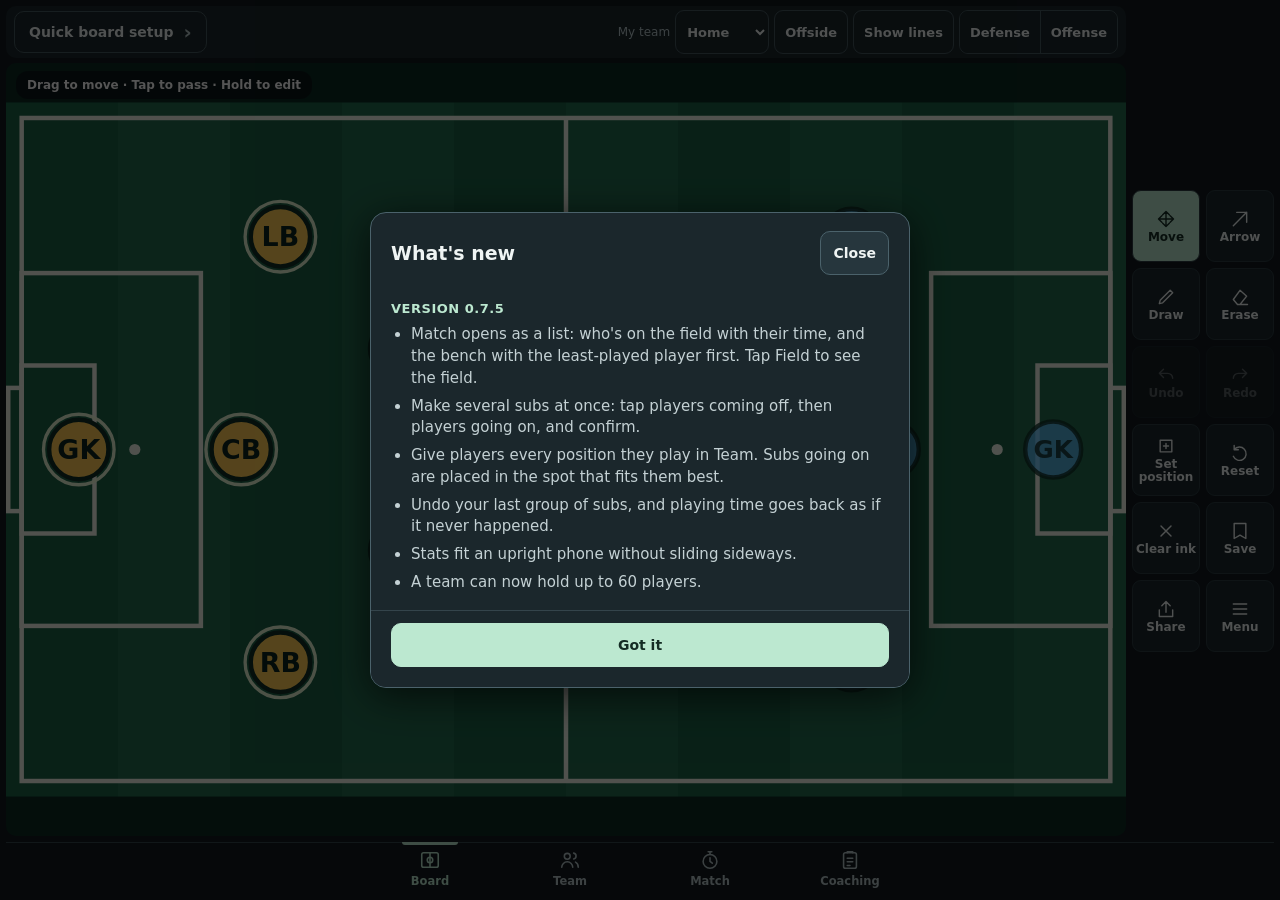
<file: index.html>
<!doctype html>
<html lang="en">
<head>
  <meta charset="utf-8">
  <meta name="viewport" content="width=device-width,initial-scale=1,viewport-fit=cover,user-scalable=no">
  <meta name="theme-color" content="#0b2a22">
  <meta name="apple-mobile-web-app-capable" content="yes">
  <meta name="mobile-web-app-capable" content="yes">
  <meta name="apple-mobile-web-app-status-bar-style" content="black-translucent">
  <meta name="apple-mobile-web-app-title" content="Sideline">
  <link rel="manifest" href="./manifest.webmanifest">
  <link rel="apple-touch-icon" href="./icons/icon-192.png">
  <link rel="stylesheet" href="./styles.css">
  <title>Sideline</title>
</head>
<body>
<div id="app">
<section id="board-view" class="board-workspace" role="tabpanel" aria-labelledby="tab-board">
  <div class="board-content">
    <div class="board-toolbar">
    <button id="board-setup" aria-haspopup="dialog">Quick board setup</button>
    <div class="shape-controls" aria-label="Team and line controls">
      <label class="shape-team"><span>My team</span><select id="board-teaching-team" aria-label="My team"><option value="home">Home</option><option value="away">Away</option></select></label>
      <button type="button" id="show-offside" aria-pressed="false" title="Shade each offside zone and mark offside attackers">Offside</button>
      <button type="button" id="show-lines" aria-pressed="false">Show lines</button>
      <div class="shape-modes" role="group" aria-label="Line style">
        <button type="button" id="lines-defense" aria-pressed="false">Defense</button>
        <button type="button" id="lines-offense" aria-pressed="false">Offense</button>
      </div>
    </div>

    </div>
  <div class="pitch-with-bench">
  <main class="board-frame">
    <canvas id="board" aria-label="Interactive soccer tactics field"></canvas>
    <div id="message" class="toast" role="status" aria-live="polite"></div>
    <div id="arrow-style" class="floating-tools" hidden aria-label="Arrow style"><button id="arrow-pass" class="on" aria-pressed="true">→ Pass</button><button id="arrow-run" aria-pressed="false">⇢ Run</button></div>
    <div id="activity-controls" class="lesson-cue" hidden><div class="lesson-controls"><details id="active-lesson"><summary id="active-lesson-title"></summary><p id="active-lesson-cue"></p><p id="active-lesson-question"></p><button id="active-lesson-source">How to play &amp; source</button></details><button type="button" id="default-field" class="accent" title="Start a fresh field in the current format. Undo brings the activity back.">Default field</button></div></div>
  </main></div>
  </div>

  <nav class="rail" aria-label="Board controls">
    <button data-mode="move" class="active"><i aria-hidden="true"><svg viewBox="0 0 24 24" fill="none" stroke="currentColor" stroke-width="1.7" stroke-linecap="round" stroke-linejoin="round"><path d="M12 3v18M3 12h18M8 7l4-4 4 4M7 8l-4 4 4 4M8 17l4 4 4-4M17 8l4 4-4 4"/></svg></i><span>Move</span></button>
    <button data-mode="arrow"><i aria-hidden="true"><svg viewBox="0 0 24 24" fill="none" stroke="currentColor" stroke-width="1.7" stroke-linecap="round" stroke-linejoin="round"><path d="M4 20L20 4M8 4h12v12"/></svg></i><span>Arrow</span></button>
    <button data-mode="pen"><i aria-hidden="true"><svg viewBox="0 0 24 24" fill="none" stroke="currentColor" stroke-width="1.7" stroke-linecap="round" stroke-linejoin="round"><path d="M4 20l4-1L20 7l-3-3L5 16z"/></svg></i><span>Draw</span></button>
    <button data-mode="erase"><i aria-hidden="true"><svg viewBox="0 0 24 24" fill="none" stroke="currentColor" stroke-width="1.7" stroke-linecap="round" stroke-linejoin="round"><path d="M4 15l8-11 8 7-8 10H9zM12 21h9"/></svg></i><span>Erase</span></button>
    <button id="undo"><i aria-hidden="true"><svg viewBox="0 0 24 24" fill="none" stroke="currentColor" stroke-width="1.7" stroke-linecap="round" stroke-linejoin="round"><path d="M9 5L4 10l5 5M4 10h10a6 6 0 0 1 6 6"/></svg></i><span>Undo</span></button>
    <button id="redo"><i aria-hidden="true"><svg viewBox="0 0 24 24" fill="none" stroke="currentColor" stroke-width="1.7" stroke-linecap="round" stroke-linejoin="round"><path d="M15 5l5 5-5 5M20 10H10a6 6 0 0 0-6 6"/></svg></i><span>Redo</span></button>
    <button id="capture" title="Demonstrate: save this setup and start moving players"><i aria-hidden="true"><svg viewBox="0 0 24 24" fill="none" stroke="currentColor" stroke-width="1.7" stroke-linecap="round" stroke-linejoin="round"><path d="M5 5h14v14H5zM9 12h6M12 9v6"/></svg></i><span>Set position</span></button>
    <button id="reset-start" title="Return to your saved start or the default positions"><i aria-hidden="true"><svg viewBox="0 0 24 24" fill="none" stroke="currentColor" stroke-width="1.7" stroke-linecap="round" stroke-linejoin="round"><path d="M5 8a8 8 0 1 1-1 8M5 3v5h5"/></svg></i><span>Reset</span></button>
    <button id="clear"><i aria-hidden="true"><svg viewBox="0 0 24 24" fill="none" stroke="currentColor" stroke-width="1.7" stroke-linecap="round" stroke-linejoin="round"><path d="M6 6l12 12M6 18L18 6"/></svg></i><span>Clear ink</span></button>
    <button id="save"><i aria-hidden="true"><svg viewBox="0 0 24 24" fill="none" stroke="currentColor" stroke-width="1.7" stroke-linecap="round" stroke-linejoin="round"><path d="M5 3h14v18l-7-4-7 4z"/></svg></i><span>Save</span></button>
    <button id="share" class="primary"><i aria-hidden="true"><svg viewBox="0 0 24 24" fill="none" stroke="currentColor" stroke-width="1.7" stroke-linecap="round" stroke-linejoin="round"><path d="M12 16V3M7 8l5-5 5 5M4 13v8h16v-8"/></svg></i><span>Share</span></button>
    <button id="menu"><i aria-hidden="true"><svg viewBox="0 0 24 24" fill="none" stroke="currentColor" stroke-width="1.7" stroke-linecap="round" stroke-linejoin="round"><path d="M4 6h16M4 12h16M4 18h16"/></svg></i><span>Menu</span></button>
  </nav>
</section>

<section id="match-view" class="workspace" role="tabpanel" aria-labelledby="tab-match" hidden>
  <div class="match-stage">
    <div id="match-strip" class="match-controls match-strip">
      <header class="page-heading"><div><p class="eyebrow">SIDELINE</p><h1 tabindex="-1">Match</h1><span id="match-phase" class="phase-pill">Not started</span><p id="match-context">Prepare a lineup in Team, then set up your match.</p></div></header>
      <div class="match-broadcast">
        <div class="broadcast-score"><span id="match-team-name" class="broadcast-team"></span><span id="match-score" aria-label="Score"></span><span id="match-opponent-name" class="broadcast-team"></span></div>
        <div class="match-status"><span id="match-clock" role="timer"></span><span id="match-stoppage"></span></div>
      </div>
        <div class="match-actions"><button id="open-match">Set up match</button><button id="match-toggle" hidden>Begin first half</button><button id="match-goal" hidden>Goal</button><button id="match-save" hidden>Save</button><button id="match-end" hidden>End of half</button><button id="match-details" hidden>Details</button></div>
        <p id="match-selection" role="status" aria-live="polite"></p>
      <div id="match-prereq" class="panel"><p id="match-prereq-text"></p><button data-open-tab="team">Open Team</button></div>
    </div>
    <div id="match-view-switch" class="match-view-switch" role="group" aria-label="Match view" hidden><button type="button" id="match-show-list" aria-pressed="true">List</button><button type="button" id="match-show-field" aria-pressed="false">Field</button></div>
    <div id="match-list" class="match-list" hidden></div>
    <div class="match-layout"><div class="match-pitch"><canvas id="match-pitch" aria-label="Match lineup: tap two players to swap positions or a player and substitute"></canvas></div><aside id="sideline" aria-label="Substitutes" hidden><strong>Subs</strong><p id="sub-hint" aria-live="polite">Tap a player, then a sub</p><div id="sideline-players"></div><button id="cancel-sub" hidden>Cancel</button><details id="field-player-picker"><summary>Select an on-field player</summary><div id="match-field-players"></div></details></aside></div>
  </div>
</section>

<section id="coaching-view" class="workspace" role="tabpanel" aria-labelledby="tab-coaching" hidden>
  <header class="page-heading"><div><p class="eyebrow">SIDELINE</p><h1 tabindex="-1">Coaching</h1><p>Positioning, passing and movement</p></div><span class="device-status" id="save-status" role="status">Opening local storage…</span></header>
  <div class="subnav" aria-label="Coaching collection"><button id="show-situations" class="on" aria-pressed="true">Situations</button><button id="show-playbook" aria-pressed="false">My playbook</button></div>
  <details class="panel teaching-aids"><summary>Teaching aids <span>Guides, view and visible players</span></summary>
    <div class="settings-grid"><label>Teaching team<select id="teaching-team"><option value="home">Home · attacks right / up</option><option value="away">Away · attacks left / down</option></select></label><label>Spacing guides<select id="guide-choice"><option value="none">None</option><option value="thirds">Field thirds</option><option value="lanes">Width channels</option></select></label><label>Field view<select id="view-choice"><option value="full">Full field</option><option value="attack">Attacking half</option><option value="defense">Defending half</option></select></label></div>
    <div class="button-row"><button id="show-all-players">Show all players</button><button id="hide-opponents">Hide opponents</button><button data-open-tab="board">Back to board</button></div><div id="visible-players" class="visibility-list"></div>
  </details>
  <div id="situations-panel">
    <div class="filter-row"><label>Ages in the lesson<select id="age-filter"><option value="all">All ages</option><option value="8-12">Ages 8–12</option><option value="u10">U-10</option></select></label><label>Topic<select id="topic-filter"><option value="all">All topics</option><option>Passing</option><option>Space</option><option>Decisions</option></select></label></div>
    <p class="section-caption" id="situation-count"></p><p class="quiet">FIFA youth activities. Boards keep each lesson&#39;s original group size.</p>
    <div id="situation-list" class="situation-grid"></div><p id="situation-empty" class="empty-state" hidden>No situations match these filters.</p>
  </div>
  <div id="playbook-panel" hidden><div class="filter-row"><label class="grow">Find a saved board<input id="playbook-search" type="search" placeholder="Name or activity"></label><button id="export-playbook">Export playbook</button><button class="import-file">Import file</button></div><p class="quiet">Your playbook is saved on this device. Export it to keep a backup somewhere else.</p><div id="playbook-list"></div><p id="playbook-empty" class="empty-state" hidden>Save a board to start your playbook.</p></div>
</section>

<section id="team-view" class="workspace" role="tabpanel" aria-labelledby="tab-team" hidden>
  <header class="page-heading"><div><p class="eyebrow">SIDELINE</p><h1 tabindex="-1">Team setup</h1><p>Prepare the lineup, then apply it to Board.</p></div><span class="device-status" id="team-status" role="status"></span></header>
  <div class="team-picker"><label class="grow">Your teams<select id="team-picker"></select></label><button id="team-stats" class="accent">Game &amp; season stats</button><button id="open-team-settings">Team settings</button><button id="new-team">New team</button><button id="delete-team">Delete team</button></div>
  <div class="subnav team-subnav"><button id="team-roster-tab" class="on" aria-pressed="true">Roster</button><button id="team-lineup-tab" aria-pressed="false">Lineup</button></div>
  <div class="team-columns panel"><section id="roster-panel" class="panel"><div class="section-heading"><h2>Roster <small id="roster-count"></small></h2><button id="add-player" class="accent">+ Add player</button></div><p class="quiet">Check the players available for this lineup. Anyone you leave unchecked stays on your roster.</p><div class="roster-actions"><button id="reset-availability">Everyone available</button></div><div id="roster-list"></div><p id="roster-empty" class="empty-state">Add your players to prepare a lineup.</p></section>
    <section id="lineup-panel" class="panel"><div class="section-heading"><h2>Lineup</h2><span id="lineup-count" class="quiet"></span></div><div class="saved-lineup-controls"><label>Saved lineup<select id="saved-lineups"></select></label><button id="save-lineup">Save lineup as...</button></div><canvas id="lineup-preview" width="1000" height="620" aria-label="Planned lineup preview"></canvas><div id="lineup-slots" class="lineup-slots"></div><h3>Bench</h3><div id="bench-list" class="bench-list"></div><label class="check-label"><input id="short-handed" type="checkbox"> Apply with empty positions (short-handed)</label><div class="button-row"><label>Apply to<select id="apply-side"><option value="home">Home</option><option value="away">Away</option></select></label><button id="apply-lineup" class="accent grow">Apply to board</button></div><p id="lineup-error" class="form-error" role="alert"></p><p class="quiet">Check your lineup above, then tap Apply to board when you're ready. To demonstrate a play, tap Set position on the board afterward.</p><div class="board-default-settings"><h3>Board default</h3><p id="default-lineup-status" class="quiet"></p><div class="button-row"><button id="set-default-lineup">Use this starting lineup</button><button id="clear-default-lineup">Use standard formation</button></div></div></section></div>
  <section id="team-settings" class="panel team-settings-card" aria-labelledby="team-settings-title">
    <div class="section-heading"><h2 id="team-settings-title">Team settings</h2><span class="quiet">Saved automatically</span></div>
    <div class="settings-grid"><label>Team name<input id="team-name" maxlength="48" placeholder="Team name"></label><label>Format<select id="team-format"><option value="9v9">9v9</option><option value="7v7">7v7</option></select></label><label>Formation<select id="team-formation"></select></label><label>Home color<select id="team-color"></select></label><label>Away color<select id="team-away-color"></select></label></div>
    <div class="team-files"><h3>Team files</h3><div class="button-row"><button id="copy-team">Duplicate team</button><button id="export-team">Export team</button><button class="import-file">Import file</button></div></div>
  </section>


</section>

<nav class="app-tabs" role="tablist" aria-label="Sideline workspaces">
<button id="tab-board" role="tab" aria-selected="true" aria-controls="board-view" data-tab="board"><svg aria-hidden="true" viewBox="0 0 24 24" fill="none" stroke="currentColor" stroke-width="1.7" stroke-linejoin="round"><rect x="3" y="4" width="18" height="16" rx="2"/><path d="M12 4v16"/><circle cx="12" cy="12" r="3"/></svg>Board</button>
<button id="tab-team" role="tab" aria-selected="false" aria-controls="team-view" tabindex="-1" data-tab="team"><svg aria-hidden="true" viewBox="0 0 24 24" fill="none" stroke="currentColor" stroke-width="1.7" stroke-linecap="round" stroke-linejoin="round"><circle cx="9" cy="8" r="3.2"/><path d="M3 20c0-3.3 2.7-6 6-6s6 2.7 6 6M16 4.5a3.2 3.2 0 0 1 0 6.3M18 14.3c1.8.8 3 2.6 3 5.7"/></svg>Team</button>
<button id="tab-match" role="tab" aria-selected="false" aria-controls="match-view" tabindex="-1" data-tab="match"><svg aria-hidden="true" viewBox="0 0 24 24" fill="none" stroke="currentColor" stroke-width="1.7" stroke-linecap="round" stroke-linejoin="round"><circle cx="12" cy="13.5" r="7.5"/><path d="M12 9.5v4l2.5 2M10 3h4M12 3v3"/></svg>Match</button>
<button id="tab-coaching" role="tab" aria-selected="false" aria-controls="coaching-view" tabindex="-1" data-tab="coaching"><svg aria-hidden="true" viewBox="0 0 24 24" fill="none" stroke="currentColor" stroke-width="1.7" stroke-linecap="round" stroke-linejoin="round"><rect x="5" y="4" width="14" height="17" rx="2"/><path d="M9 4V3h6v1M9 10h6M9 14h6M9 18h3"/></svg>Coaching</button></nav>
</div>

<dialog id="playerDialog" class="player-menu" aria-labelledby="player-title">
  <form id="player-form">
    <div class="dialog-title"><h2 id="player-title">Player label</h2><button type="button" id="player-close" class="x" aria-label="Cancel player label edit">Close</button></div>
    <h3>Display</h3>
    <div class="seg" aria-label="Player label display">
      <button type="button" id="label-position" data-label-mode="position" aria-label="Show position">Pos</button>
      <button type="button" id="label-number" data-label-mode="number" aria-label="Show number">#</button>
    </div>
    <div class="player-field" id="position-field">
      <label for="player-position">Position</label>
      <select id="player-position"></select>
    </div>
    <div class="player-field" id="number-field" hidden>
      <label for="player-number">Player number</label>
      <input id="player-number" type="number" inputmode="numeric" min="0" max="99" step="1" required disabled>
    </div>
    <p id="player-error" role="alert"></p>
    <button type="submit" class="primary wide">Apply</button>
  </form>
</dialog>

<dialog id="menuDialog">
  <form method="dialog">
    <div class="dialog-title"><h2 tabindex="-1" autofocus>Board</h2><button class="x" aria-label="Close">Close</button></div>
    <h3 id="board-labels-title">My team labels</h3>
    <div class="seg" role="group" aria-labelledby="board-labels-title"><button type="button" id="board-label-position" aria-pressed="false">Pos</button><button type="button" id="board-label-number" aria-pressed="false">#</button></div>
    <h3>Board</h3>
    <div class="menu-actions"><button type="button" id="board-default">Default board</button>
      <button type="button" id="load">Saved boards</button>
      <button type="button" id="full-field">Show full field</button>
    </div>
    <h3>Go to</h3>
    <div class="menu-actions"><button type="button" data-open-tab="team">Team setup</button>
      <button type="button" data-open-tab="coaching">Coaching situations</button>
    </div>
    <h3>Files</h3>
    <div class="menu-actions"><button type="button" id="export-board">Export editable board</button>
      <button type="button" class="import-file">Import Sideline file</button>
    </div>
    <h3>Help</h3>
    <div class="menu-actions"><button type="button" id="help">How it works</button>
      <button type="button" id="show-release-notes">What's new</button>
      <button type="button" id="install">Add to Home Screen</button>
      <a id="send-feedback" href="mailto:darthreckoner@gmail.com">Send feedback</a>
    </div>
    <div class="menu-footer"><p class="feedback-address">No email app? Write to <span>darthreckoner@gmail.com</span></p>
    <p id="offline-status" class="quiet" role="status">Open online to prepare offline use.</p></div>
  </form>
</dialog>

<dialog id="releaseDialog" aria-labelledby="release-title">
  <div class="dialog-title"><h2 id="release-title" tabindex="-1" autofocus>What's new</h2><button type="button" id="release-close" class="x" aria-label="Close What's new">Close</button></div>
  <div id="release-list"></div>
  <p id="release-storage-error" class="form-error" role="status" hidden></p>
  <div class="dialog-footer"><button type="button" id="release-dismiss" class="accent wide">Got it</button></div>
</dialog>

<dialog id="helpDialog">
  <form method="dialog">
    <div class="dialog-title"><h2>How it works</h2><button class="x" aria-label="Close">Close</button></div>
    <h3>Move and pass</h3>
    <p>Choose Move, then drag a player or the ball. To pass, tap a teammate of the player with the ball. To give the ball to anyone, tap the ball and then that player. Tap an empty spot to leave it loose.</p>
    <p>Players show their positions at first. In Move mode, hold a player, choose Pos for a position or # for a number, then tap Apply. On a computer, you can also right-click. Tap Undo if you want to change it back.</p>
    <h3>Show a play</h3>
    <p>Tap Reset to return players and the ball to the selected play's saved position, or the formation positions on a fresh board. To save your own starting point, put the players where you want them and tap Set position. Move them or pass the ball, then tap Reset to go back to your saved start. Undo brings back the play you just showed.</p>
    <p>For arrows, choose Arrow, then pick Pass for a solid arrow or Run for a dashed one. Swipe across the field to place it. Choose Draw to sketch or Erase to remove a line.</p>
    <h3>Find an idea or set up your team</h3>
    <p>In Coaching, pick an activity. Tap How to play &amp; source for a short description and the original lesson, or Open on board to show it. On the board, tap the activity title to see its cue and source again. When you're done, tap Default field for a fresh field in the current format. Undo brings the activity back.</p>
    <p>On Board, choose your team and tap Show lines. Defense connects players in the same position group; Offense shows triangles between teammates. Lines follow the players as you move them. Triangles show spacing, not necessarily an open pass. Turn lines off and on to make new triangles from the current positions.</p>
    <p>Use Teaching aids in Coaching to show guides, focus on one half or hide players. Defensive position lines are for formation boards, not activity diagrams.</p>
    <p>A T marks a target player. OFF marks the defender who has stopped in the U-10 activity.</p>
    <p>On Board, use Quick board setup without adding players. In Team, make a roster and choose a lineup. Check the preview, then tap Apply to board. Editing your team leaves the board as it is.</p>
    <h3>Save and use offline</h3>
    <p>Your current board is saved on this device. Tap Save to keep a named board in My playbook, or Share to send a picture. Export your board, playbook or team to keep a backup somewhere else. Team and playbook imports make copies. Opening an imported board replaces the current board, but Undo brings it back.</p>
    <p>Turn your phone sideways for a wider field, or use it upright. For offline use, open Sideline while you're online and check the offline status in Menu. On an iPhone or iPad, use Safari's Share menu to add Sideline to your Home Screen.</p>
    <button class="primary wide" value="close">Got it</button>
  </form>
</dialog>

<dialog id="nameDialog" aria-labelledby="name-title"><form id="name-form"><div class="dialog-title"><h2 id="name-title">Save board</h2><button type="button" class="x" data-close="nameDialog" aria-label="Cancel">Close</button></div><label>Name<input id="board-name" maxlength="80" required autofocus></label><button type="submit" class="accent wide">Save</button><p id="name-error" class="form-error" role="alert"></p></form></dialog>
<dialog id="rosterDialog" aria-labelledby="roster-title"><form id="roster-form"><div class="dialog-title"><h2 id="roster-title">Add player</h2><button type="button" class="x" data-close="rosterDialog" aria-label="Cancel">Close</button></div><label>Name or nickname<input id="roster-name" maxlength="48" required autocomplete="off"></label><label>Jersey number<input id="roster-number" type="number" min="0" max="99" step="1" inputmode="numeric" required></label><fieldset id="roster-positions" class="position-chips"></fieldset><button type="submit" class="accent wide">Save player</button><p id="roster-error" class="form-error" role="alert"></p></form></dialog>
<dialog id="confirmDialog" aria-labelledby="confirm-title"><form method="dialog"><div class="dialog-title"><h2 id="confirm-title">Review change</h2><button value="cancel" class="x" aria-label="Cancel">Close</button></div><p id="confirm-message"></p><div class="button-row"><button value="cancel" class="grow">Cancel</button><button id="confirm-accept" value="accept" class="accent grow">Continue</button></div></form></dialog>
<dialog id="sourceDialog" aria-labelledby="source-title"><div class="dialog-title"><h2 id="source-title">How to play &amp; source</h2><button class="x" data-close="sourceDialog" aria-label="Close">Close</button></div><div id="source-details"></div></dialog>
<dialog id="boardSetupDialog" aria-labelledby="board-setup-title"><div class="dialog-title"><h2 id="board-setup-title" tabindex="-1" autofocus>Quick board setup</h2><button class="x" id="board-setup-close" aria-label="Close board setup">Close</button></div><p>No roster needed</p>
    <h3>Format</h3><div class="seg" id="formatSeg"></div>
    <label>Formation for<select id="setup-side"><option value="home">Home</option><option value="away">Away</option><option value="both">Both teams</option></select></label>
    <div class="formation-controls"><label>Formation<select id="formation" aria-describedby="formation-help"></select></label><button type="button" id="reset-formation">Reset both teams</button></div>
    <p id="formation-help" class="quiet">Choose a formation for Home, Away or both. Reset both teams clears your drawings and saved starting point. Tap Undo to bring the old board back.</p>
    <h3>Home color</h3><div class="swatches" id="sw-home"></div><h3>Away color</h3><div class="swatches" id="sw-away"></div>

</dialog>
<dialog id="matchDialog" aria-labelledby="match-title"><div class="dialog-title"><h2 id="match-title" tabindex="-1" autofocus>Match</h2><button class="x" id="match-close" aria-label="Close match">Close</button></div><div id="match-body"></div></dialog>
<input id="import-input" type="file" accept=".json,application/json" hidden>
<div id="app-notice" class="app-notice" role="status" aria-live="polite" hidden></div>

<!-- Plain scripts (not modules/fetch) so the app also works opened straight from disk (file://). -->
<script defer src="./presets/soccer-field.js"></script>
<script defer src="./presets/soccer-9v9.js"></script>
<script defer src="./presets/soccer-7v7.js"></script>
<script defer src="./data.js"></script>
<script defer src="./storage.js"></script>
<script defer src="./coaching/situations.js"></script>
<script defer src="./app.js"></script>
<script defer src="./releases.js"></script>
<script defer src="./release-notes.js"></script>
<script defer src="./match.js"></script>
<script defer src="./workspace.js"></script>
<script defer src="./match-ui.js"></script>
</body>
</html>
</file>
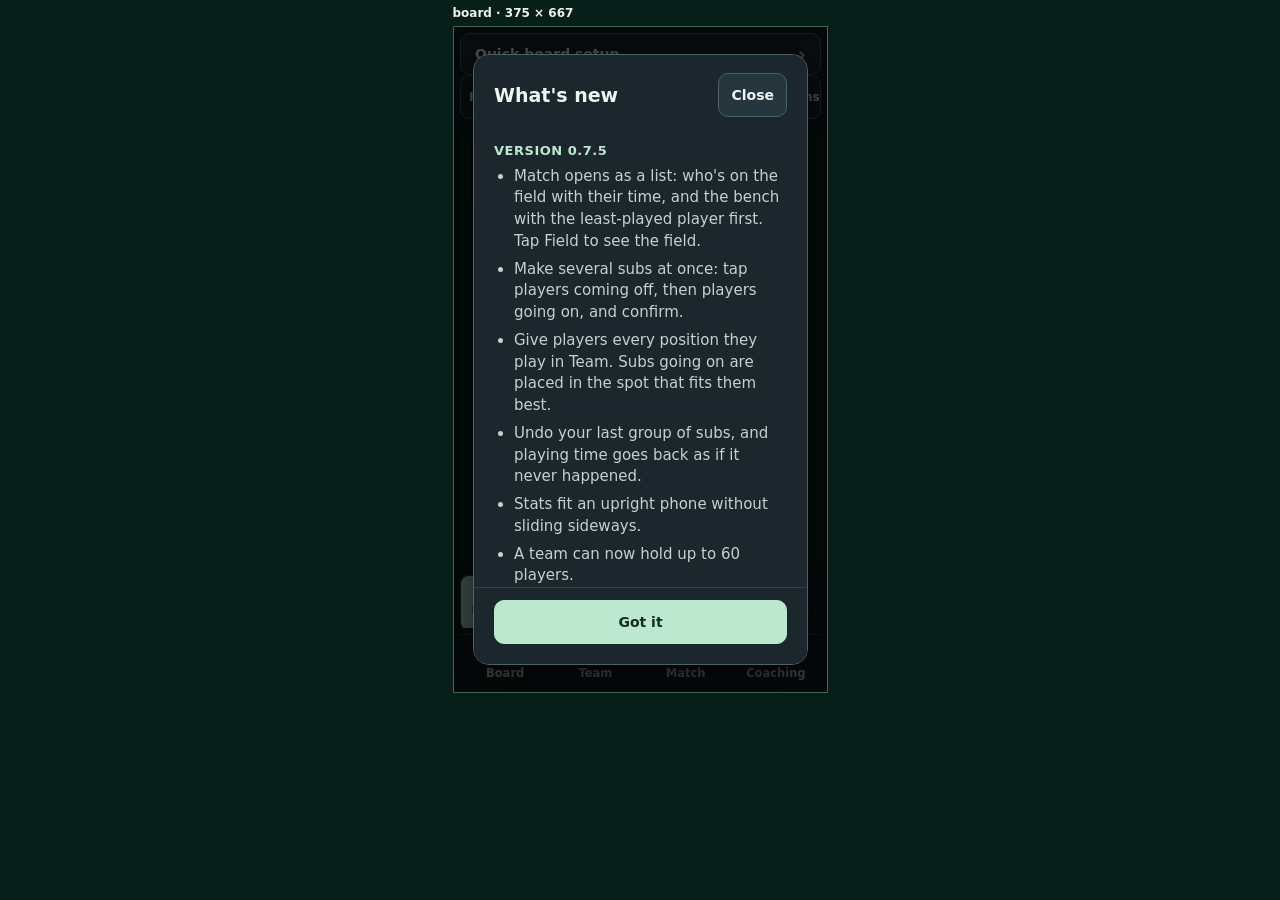
<file: tests/fixtures/responsive.html>
<!doctype html>
<meta charset="utf-8">
<title>Sideline responsive verification</title>
<style>
  * { box-sizing: border-box; } body { margin: 0; background: #071e19; color: #eef5ea; font: 15px system-ui; display: grid; justify-content: center; gap: 6px; padding: 6px; }
  h1 { margin: 0; font-size: 12px; } p { display: none; } iframe { border: 1px solid #416654; background: #0b2a22; transform-origin: top left; position: absolute; }
</style>
<h1 id="title"></h1><p>Desktop browser viewport check</p><div id="frame-wrapper" style="position:relative"><iframe id="preview" title="Sideline viewport"></iframe></div>
<script>
  const params = new URLSearchParams(location.search);
  const sizes = { phone: [375, 667], landscape: [667, 375], tablet: [1024, 768] };
  const size = sizes[params.get("size")] || sizes.phone;
  const view = ["board", "team", "match", "coaching"].includes(params.get("view")) ? params.get("view") : "board";
  document.getElementById("title").textContent = `${view} · ${size[0]} × ${size[1]}`;
  const frame = document.getElementById("preview"); frame.width = size[0]; frame.height = size[1]; frame.src = `../../?preview=1#${view}`;
  const scale = Math.min(1, (innerWidth - 16) / size[0], (innerHeight - 36) / size[1]);
  frame.style.transform = `scale(${scale})`;
  const wrapper = document.getElementById("frame-wrapper"); wrapper.style.width = `${size[0] * scale}px`; wrapper.style.height = `${size[1] * scale}px`;
</script>
</file>
<file: styles.css>
:root {
  --bg: #0b2a22;
  --panel: #14392f;
  --panel-hi: #1d4a3d;
  --ink: #eef5ea;
  --muted: #b9cdc1;
  --accent: #d9f99d;
  --accent-ink: #0b2a22;
  --share: #ffcb54;
}

* { box-sizing: border-box; -webkit-tap-highlight-color: transparent; }

html, body {
  margin: 0;
  height: 100%;
  background: var(--bg);
  color: var(--ink);
  font-family: system-ui, -apple-system, "Segoe UI", sans-serif;
  overflow: hidden;
  overscroll-behavior: none;
  -webkit-user-select: none;
  user-select: none;
  -webkit-touch-callout: none;
}

/* Absolute, not fixed: after rotating, iOS home-screen apps can keep a fixed
   root's sideways tap targets, so the page scrolls but nothing can be tapped. */
#app {
  position: absolute;
  inset: 0;
  display: flex;
  gap: 6px;
  padding:
    max(6px, env(safe-area-inset-top))
    max(6px, env(safe-area-inset-right))
    max(6px, env(safe-area-inset-bottom))
    max(6px, env(safe-area-inset-left));
}

/* The field gets every pixel the controls don't need. */
.board-content {
  display: flex;
  flex: 1;
  flex-direction: column;
  gap: 5px;
  min-width: 0;
  min-height: 0;
}
.shape-controls { display: flex; align-items: center; gap: 5px; min-width: 0; }
.shape-controls button, .shape-controls select {
  min-height: 44px; border: 1px solid #3c6554; border-radius: 9px;
  background: var(--panel); color: var(--ink); font: inherit; font-size: 13px; font-weight: 700;
}
.shape-controls button { padding: 6px 10px; white-space: nowrap; }
.shape-controls button[aria-pressed="true"] { background: var(--accent); color: var(--accent-ink); border-color: var(--accent); }
.shape-team { display: flex; flex-direction: row; align-items: center; gap: 5px; white-space: nowrap; font-size: 12px; }
.shape-team select { width: auto; padding: 6px 22px 6px 7px; }
.shape-modes { display: flex; gap: 5px; }
.board-frame {
  position: relative;
  flex: 1;
  min-width: 0;
  min-height: 0;
}

canvas {
  position: absolute;
  inset: 0;
  width: 100%;
  height: 100%;
  display: block;
  border-radius: 10px;
}

/* Only the interactive board consumes drags. Preview fields scroll with their page. */
#board { touch-action: none; }

.rail {
  display: grid;
  gap: 5px;
}

/* Landscape: two-column rail on the right. */
@media (orientation: landscape) {
  #app { flex-direction: row; }
  .rail {
    grid-template-columns: repeat(2, 56px);
    grid-auto-rows: minmax(44px, 72px);
    align-content: center;
  }
}

/* Portrait: field runs top-to-bottom, controls in two rows underneath. */
@media (orientation: portrait) {
  #app { flex-direction: column; }
  .rail {
    grid-template-columns: repeat(6, 1fr);
    grid-auto-rows: 54px;
  }
}

button {
  font: inherit;
  color: inherit;
  touch-action: manipulation;
  cursor: pointer;
}

.rail button {
  display: flex;
  flex-direction: column;
  align-items: center;
  justify-content: center;
  gap: 2px;
  min-height: 44px;
  padding: 2px;
  border: 0;
  border-radius: 11px;
  background: var(--panel);
  color: var(--ink);
  font-size: 10.5px;
  font-weight: 650;
  line-height: 1.05;
}
.rail button i { font-style: normal; font-size: 20px; line-height: 1; }
.rail button:active { background: var(--panel-hi); }
.rail button.active { background: var(--accent); color: var(--accent-ink); }
.rail button.primary { background: var(--share); color: #1d1a08; }
.rail button:disabled { opacity: 0.32; }

.toast {
  position: absolute;
  top: 8px;
  left: 50%;
  transform: translate(-50%, -6px);
  max-width: min(92%, 520px);
  padding: 7px 14px;
  border-radius: 999px;
  background: rgba(6, 22, 17, 0.88);
  color: #fff;
  font-size: 13px;
  font-weight: 600;
  text-align: center;
  pointer-events: none;
  opacity: 0;
  transition: opacity 0.2s, transform 0.2s;
}
.toast.show { opacity: 1; transform: translate(-50%, 0); }

/* Dialogs */
dialog {
  background: #153b32;
  color: var(--ink);
  border: 1px solid #4f7a66;
  border-radius: 16px;
  width: min(94vw, 540px);
  max-height: 92dvh;
  padding: 14px 16px 16px;
  box-shadow: 0 8px 40px #000a;
}
dialog::backdrop { background: #000a; }
.dialog-title { display: flex; justify-content: space-between; align-items: center; gap: 16px; }
.dialog-title h2 { margin: 0; font-size: 19px; }
dialog h3 { margin: 14px 0 6px; font-size: 13px; color: var(--muted); font-weight: 600; text-transform: uppercase; letter-spacing: 0.04em; }
dialog p { color: #d0dfd6; font-size: 14px; line-height: 1.45; margin: 8px 0; }
.x {
  flex: 0 0 auto; min-width: 68px; min-height: 44px; padding: 8px 12px;
  border: 1px solid #4b626b; border-radius: 10px;
  background: var(--panel-hi);
  color: var(--ink); font-size: 14px; font-weight: 600;
}

.seg { display: grid; grid-template-columns: 1fr 1fr; gap: 6px; }
.seg button, .formation-controls button, .formation-controls select, .menu-actions button, .menu-actions a, .wide {
  min-height: 44px;
  border: 0;
  border-radius: 10px;
  background: var(--panel);
  font-weight: 650;
  font-size: 15px;
}
.seg button.on { background: var(--accent); color: var(--accent-ink); }

.formation-controls { display: grid; grid-template-columns: 1fr 1fr; gap: 6px; }
.formation-controls select { width: 100%; padding: 0 10px; color: var(--ink); font: inherit; }
button:focus-visible, select:focus-visible { outline: 3px solid var(--accent); outline-offset: 2px; }

.swatches { display: flex; flex-wrap: wrap; gap: 6px; }
.swatches button {
  width: 44px;
  height: 44px;
  padding: 0;
  border-radius: 50%;
  border: 3px solid #0006;
  box-shadow: inset 0 0 0 1px #fff3;
}
.swatches button.on { outline: 3px solid var(--accent); outline-offset: 2px; }

.menu-actions { display: grid; gap: 6px; margin-top: 16px; }
.menu-actions a { display: flex; align-items: center; justify-content: center; padding: 9px 13px; border: 1px solid #3c6554; background: var(--panel-hi); color: var(--ink); font-size: 14px; text-decoration: none; }
.feedback-address { user-select: text; -webkit-user-select: text; -webkit-touch-callout: default; overflow-wrap: anywhere; }
.feedback-address span { color: var(--accent); }
.release-section + .release-section { border-top: 1px solid #3f6454; margin-top: 16px; }
.release-section h3 { color: var(--accent); }
.release-section ul { margin: 8px 0 16px; padding-left: 22px; color: #d0dfd6; font-size: 14px; line-height: 1.45; }
.release-section li + li { margin-top: 8px; }

.primary.wide, .wide { width: 100%; margin-top: 8px; }
.primary.wide { background: var(--accent); color: var(--accent-ink); }

/* A compact player menu stays beside the held marker and within the visible screen. */
.player-menu {
  position: fixed;
  margin: 0;
  width: min(288px, calc(100vw - 24px));
  padding: 12px;
}
.player-menu::backdrop { background: #0005; }
.player-menu .dialog-title h2 { font-size: 17px; }
.player-menu h3 { margin-top: 8px; }
.player-field { display: grid; gap: 6px; margin-top: 12px; }
.player-field[hidden] { display: none; }
.player-field label { font-size: 14px; font-weight: 650; }
.player-field select, .player-field input {
  width: 100%;
  min-height: 44px;
  border: 1px solid #4f7a66;
  border-radius: 9px;
  background: var(--panel);
  color: var(--ink);
  padding: 8px 10px;
  font: inherit;
  font-size: 16px;
}
.player-field input { user-select: text; -webkit-user-select: text; }
.player-menu #player-error { color: #ffb4a8; margin: 6px 0 0; }
.player-menu #player-error:empty { display: none; }

/* A landscape keyboard leaves room for one row of editing controls. */
.player-menu.compact { width: min(480px, calc(100vw - 24px)); padding: 8px; }
.player-menu.compact form { display: grid; grid-template-columns: minmax(110px, 1fr) minmax(110px, 1.2fr) auto; gap: 6px 8px; align-items: end; }
.player-menu.compact .dialog-title, .player-menu.compact #player-error { grid-column: 1 / -1; }
.player-menu.compact h3 { display: none; }
.player-menu.compact .player-field { margin: 0; gap: 2px; }
.player-menu.compact label { margin: 0; font-size: 12px; line-height: 14px; }
.player-menu.compact .wide { width: auto; margin: 0; }

/* Workspaces share one board instance; hidden pages never reset its state. */
[hidden] { display: none !important; }
#app { display: grid; grid-template-rows: minmax(0, 1fr) 52px; gap: 6px; }
.board-workspace { display: flex; min-width: 0; min-height: 0; gap: 6px; }
.app-tabs { display: grid; grid-template-columns: repeat(3, 1fr); border-top: 1px solid #3b6252; background: var(--bg); }
.app-tabs button { border: 0; background: transparent; border-radius: 9px; color: var(--muted); font-size: 12px; font-weight: 700; display: flex; gap: 7px; align-items: center; justify-content: center; }
.app-tabs [aria-selected="true"] { color: var(--accent); background: var(--panel); box-shadow: inset 0 -3px var(--accent); }
.workspace { min-width: 0; min-height: 0; overflow: auto; overscroll-behavior: contain; padding: 18px max(14px, calc((100% - 1200px) / 2)); touch-action: pan-y; }
.workspace h1 { font-size: clamp(26px, 4vw, 36px); margin: 0; letter-spacing: -.025em; }
.workspace h2 { font-size: 19px; margin: 0; }
.workspace h3 { font-size: 14px; margin: 16px 0 8px; color: var(--muted); }
.page-heading { display: flex; align-items: center; justify-content: space-between; gap: 14px; margin-bottom: 18px; }
.page-heading p { margin: 5px 0; color: var(--muted); }
.page-heading .eyebrow { color: var(--accent); font-weight: 750; letter-spacing: .15em; font-size: 10px; margin-bottom: 8px; }
.device-status { font-size: 12px; color: var(--muted); max-width: 180px; }
.device-status.error, .form-error { color: #ffb4a8; }
.workspace button, dialog button:not(.x), .floating-tools button, .lesson-cue button { min-height: 44px; border: 1px solid #3c6554; border-radius: 10px; padding: 9px 13px; background: var(--panel-hi); font: inherit; font-size: 14px; font-weight: 650; }
button.accent, dialog button.accent { background: var(--accent); color: var(--accent-ink); border-color: var(--accent); }
button:disabled { opacity: .45; cursor: default; }
input, select { min-width: 0; min-height: 44px; width: 100%; padding: 9px 10px; border: 1px solid #4f7a66; border-radius: 9px; background: var(--bg); color: var(--ink); font: inherit; font-size: 16px; }
input { user-select: text; -webkit-user-select: text; }
label { display: grid; gap: 6px; font-size: 13px; color: var(--muted); }
dialog label { margin-top: 14px; }
button:focus-visible, input:focus-visible, select:focus-visible, summary:focus-visible, a:focus-visible { outline: 3px solid var(--accent); outline-offset: 2px; }
.subnav { display: grid; grid-template-columns: 1fr 1fr; gap: 6px; margin-bottom: 16px; }
.subnav .on, .floating-tools .on { color: var(--accent-ink); background: var(--accent); border-color: var(--accent); }
.panel { border: 1px solid #355e4e; border-radius: 15px; background: var(--panel); padding: 16px; margin-bottom: 16px; }
summary { cursor: pointer; font-weight: 700; min-height: 32px; }
summary span { display: block; margin: 5px 0 0 17px; color: var(--muted); font-size: 12px; font-weight: 400; }
.settings-grid { display: grid; grid-template-columns: repeat(2, minmax(0, 1fr)); gap: 12px; }
details .settings-grid { margin-top: 14px; }
.filter-row, .button-row, .team-picker { display: flex; align-items: end; gap: 8px; flex-wrap: wrap; margin: 12px 0; }
.filter-row label { flex: 1; min-width: 130px; }
.grow { flex: 1; }
.quiet { color: var(--muted); font-size: 13px; line-height: 1.5; }
.section-caption { font-size: 15px; font-weight: 700; margin: 16px 0 4px; }
.situation-grid { display: grid; grid-template-columns: repeat(2, minmax(0, 1fr)); gap: 14px; }
.situation-card { border: 1px solid #426c59; background: var(--panel); border-radius: 15px; padding: 16px; min-width: 0; }
.situation-card h2 { margin: 7px 0; font-size: 20px; }
.situation-card p { line-height: 1.5; font-size: 14px; }
.situation-card .meta { font-size: 12px; color: var(--accent); margin: 0 0 10px; }
.situation-card canvas { position: static; width: 100%; height: 180px; object-fit: contain; background: #1c6749; border-radius: 9px; }
.situation-card .question { color: var(--accent); font-weight: 650; }
.situation-card .button-row > button { flex: 1; }
.empty-state { color: var(--muted); padding: 30px 10px; text-align: center; border: 1px dashed #4f7a66; border-radius: 12px; }
.visibility-list { display: grid; grid-template-columns: repeat(auto-fit, minmax(115px, 1fr)); gap: 9px; }
.check-label, .visibility-list label { display: flex; align-items: center; gap: 7px; min-height: 36px; }
input[type="checkbox"] { width: 22px; min-height: 22px; height: 22px; accent-color: var(--accent); flex: 0 0 22px; }
.team-picker > label { min-width: 145px; }
.section-heading { display: flex; align-items: center; justify-content: space-between; gap: 10px; }
.section-heading small { display: inline; font-size: 12px; color: var(--muted); font-weight: 400; }
.roster-row { display: flex; align-items: center; gap: 8px; padding: 8px 0; border-top: 1px solid #355e4e; }
.roster-row .person { min-width: 0; flex: 1; }
.roster-row strong { display: block; overflow-wrap: anywhere; font-size: 14px; }
.roster-row small { color: var(--muted); font-size: 12px; }
.roster-row button { padding: 8px; font-size: 12px; }
.roster-row .delete { color: #ffb4a8; background: transparent; }
#lineup-preview { position: static; display: block; width: 100%; height: auto; max-height: 300px; object-fit: contain; margin: 14px 0; }
.lineup-slots { display: grid; grid-template-columns: repeat(2, minmax(0, 1fr)); gap: 9px; }
.lineup-slots label { display: grid; grid-template-columns: 30px 1fr; align-items: center; gap: 5px; }
.lineup-slots select { font-size: 14px; padding-left: 5px; }
.bench-list { display: flex; flex-wrap: wrap; gap: 7px; margin-bottom: 12px; }
.bench-chip { border-radius: 999px; padding: 7px 11px; background: var(--panel-hi); color: var(--ink); font-size: 13px; }
.team-subnav { display: none; }
.team-columns { display: grid; grid-template-columns: minmax(0, .85fr) minmax(0, 1.15fr); gap: 16px; align-items: start; }
@media (min-width: 900px) { .settings-grid { grid-template-columns: repeat(4, minmax(0, 1fr)); } }
.floating-tools { position: absolute; bottom: 9px; left: 50%; transform: translateX(-50%); display: flex; gap: 5px; background: var(--bg); padding: 4px; border-radius: 12px; z-index: 2; }
.lesson-cue { position: absolute; top: 8px; left: 8px; width: min(410px, calc(100% - 16px)); padding: 8px 11px; border-radius: 10px; background: #0b2a22eb; border: 1px solid #4f7a66; font-size: 12px; z-index: 1; }
.lesson-controls { display: flex; align-items: flex-start; gap: 8px; }
.lesson-controls details { flex: 1; min-width: 0; }
.lesson-controls #default-field { flex: 0 0 auto; white-space: nowrap; }
.lesson-cue summary { font-size: 12px; min-height: 18px; }
.lesson-cue p { line-height: 1.4; margin: 8px 0; }
.lesson-cue button { font-size: 12px; }
.toast { z-index: 4; }
.app-notice { pointer-events: none; position: fixed; top: max(12px, env(safe-area-inset-top)); left: 50%; transform: translateX(-50%); z-index: 20; background: #08221deb; border: 1px solid #5f896b; border-radius: 12px; padding: 12px 18px; max-width: min(90vw, 500px); font-size: 14px; box-shadow: 0 5px 22px #0005; }
.source-reference { border-left: 3px solid var(--accent); padding-left: 12px; }
a { color: var(--accent); }
.playbook-row { display: flex; align-items: center; gap: 12px; padding: 12px; margin-bottom: 10px; background: var(--panel); border: 1px solid #355e4e; border-radius: 12px; }
.playbook-row canvas { position: static; width: 100px; height: 65px; flex-shrink: 0; }
.playbook-row .description { flex: 1; min-width: 90px; }
.playbook-row strong { display: block; overflow-wrap: anywhere; }
.playbook-row small { color: var(--muted); font-size: 12px; }
.playbook-row .actions { display: flex; flex-wrap: wrap; gap: 5px; }
.playbook-row .actions button { padding: 8px; font-size: 12px; }
@media (orientation: portrait) { .board-workspace { flex-direction: column; } }
@media (max-width: 899px) { .team-columns { display: block; } .team-subnav { display: grid; } #team-view[data-section="lineup"] #roster-panel, #team-view:not([data-section="lineup"]) #lineup-panel { display: none; } }
@media (max-width: 600px) {
  .workspace { padding: 14px 9px; }
  .page-heading { align-items: start; margin-bottom: 12px; }
  .page-heading > .device-status { font-size: 10px; max-width: 95px; margin-top: 10px; }
  .page-heading .eyebrow { display: none; }
  .page-heading > div > p:not(.eyebrow) { font-size: 12px; }
  .teaching-aids summary span { display: none; }
  .situation-grid { grid-template-columns: 1fr; }
  .panel { padding: 12px; }
  .playbook-row { flex-wrap: wrap; }
  .playbook-row .actions { width: 100%; }
}
/* Phones in portrait: the select's own aria-label names it, freeing room for Offside. */
@media (max-width: 600px) {
  .shape-team > span { position: absolute; width: 1px; height: 1px; overflow: hidden; clip-path: inset(50%); white-space: nowrap; }
  .shape-controls button { padding: 6px 8px; }
}
@media (max-width: 390px) {
  .shape-controls { gap: 3px; }
  .shape-controls button { padding: 6px 6px; font-size: 12px; }
  .shape-team { gap: 3px; font-size: 11px; }
  .shape-team select { padding-left: 4px; padding-right: 18px; font-size: 12px; }
  .shape-modes { gap: 3px; }
}
@media (max-width: 350px) {
  .shape-controls button { padding: 6px 4px; font-size: 11px; }
  .shape-team { font-size: 10px; }
  .shape-team select { width: 67px; padding-right: 12px; font-size: 11px; }
}
@media (max-height: 430px) and (orientation: landscape) { #app { grid-template-rows: minmax(0, 1fr) 44px; } .app-tabs button { font-size: 11px; } .rail { grid-auto-rows: 44px; } .lesson-cue { width: min(360px, calc(100% - 16px)); } }

/* Match controls remain outside the pitch and scroll when space is limited. */
.app-tabs { grid-template-columns: repeat(4, minmax(0, 1fr)); }
.match-strip { display: flex; align-items: center; gap: 5px; overflow-x: auto; flex: 0 0 auto; min-height: 40px; }
.match-strip button, #sideline button { min-height: 40px; background: var(--panel); border: 1px solid #4f7a66; border-radius: 8px; padding: 5px 9px; font: inherit; font-size: 12px; color: var(--ink); flex-shrink: 0; }
.match-strip span { white-space: nowrap; font-variant-numeric: tabular-nums; font-weight: 700; }
#match-stoppage { color: var(--accent); }
.pitch-with-bench { display: flex; flex: 1; min-height: 0; min-width: 0; gap: 5px; }
#sideline { flex: 0 0 94px; overflow-y: auto; touch-action: pan-y; padding: 4px; background: var(--panel); border-radius: 10px; }
#sideline strong { font-size: 12px; }
#sideline p { font-size: 10px; color: var(--muted); }
#sideline-players { display: grid; gap: 5px; }
#sideline button { width: 100%; overflow-wrap: anywhere; }
#sideline button[aria-pressed="true"] { background: var(--accent); color: var(--accent-ink); }
#match-body { overflow-wrap: anywhere; }
#match-body table { width: 100%; border-collapse: collapse; font-size: 13px; margin: 12px 0; }
#match-body th, #match-body td { padding: 7px 4px; text-align: left; border-bottom: 1px solid #3c6554; }
#match-body .stat-scroll { overflow-x: auto; }
@media (max-width: 430px) { #sideline { flex-basis: 70px; } .match-strip button { padding: 5px; } }
/* Calm graphite surfaces keep the pitch and current task in focus. */
:root {
  --bg: #11191d; --panel: #1b272c; --panel-hi: #26363d;
  --ink: #eff4f3; --muted: #a9bbc0; --accent: #bce8d0;
  --accent-ink: #142c24; --share: #26363d;
}
.workspace { scrollbar-color: #496067 transparent; padding-top: 28px; }
.workspace h1 { font-weight: 700; letter-spacing: -.04em; }
.page-heading { margin-bottom: 24px; }
.panel, .situation-card, .playbook-row { border-color: #34434a; background: var(--panel); box-shadow: 0 4px 18px #00000012; }
.workspace button, dialog button:not(.x), .floating-tools button, .lesson-cue button { border-color: #42565d; font-weight: 600; }
input, select { border-color: #4b626b; background: #152126; }
dialog { background: #1b272c; border-color: #4b626b; padding: 20px; }
dialog p, .release-section ul { color: #c4d1d4; }
.app-tabs { border-color: #34434a; gap: 4px; }
.app-tabs button { font-weight: 600; }
.app-tabs [aria-selected="true"] { background: #23352f; box-shadow: inset 0 -2px var(--accent); }
h1:focus { outline: none; }
h1:focus-visible { text-decoration: underline; text-decoration-color: var(--accent); text-underline-offset: 6px; }
.subnav { background: #0f171b; border-radius: 12px; padding: 4px; gap: 4px; }
.subnav button { background: transparent; border-color: transparent; }
.subnav .on { background: #2c4640; color: #dcf4e8; border-color: #44635a; }
.rail { gap: 6px; }
.rail button { border: 1px solid #2e4149; font-size: 11.5px; font-weight: 600; border-radius: 9px; }
.rail button.primary { background: var(--panel); color: var(--ink); }
.rail button i { font-size: 19px; }
.shape-controls button, .shape-controls select, .match-strip button, #sideline button { border-color: #42565d; }
.shape-controls { padding-bottom: 3px; }
.match-strip { background: #1b272c; border-radius: 9px; padding: 4px; gap: 10px; }
#match-clock { font-size: 18px; }
#match-score { color: #dceae5; }
#match-body > button { margin: 8px 6px 0 0; }

#coaching-view .teaching-aids { padding: 10px 14px; }
#coaching-view .teaching-aids summary { min-height: 24px; }
#coaching-view .teaching-aids summary span { display: inline; margin-left: 10px; }
#situations-panel > .quiet { font-size: 12px; margin: 8px 0 14px; }
@media (min-width: 900px) {
  .rail { grid-template-columns: repeat(2, 68px); }
  .rail button { font-size: 12px; }
}
@media (max-width: 600px) {
  .workspace { padding: 18px 12px; }
  .page-heading { margin-bottom: 16px; }
  .page-heading h1 { font-size: 28px; }
  .team-picker { margin: 8px 0 16px; }
  #coaching-view .page-heading > div > p:not(.eyebrow) { display: none; }
  #coaching-view .subnav { margin-bottom: 10px; }
  #coaching-view .teaching-aids { margin-bottom: 10px; }
  #coaching-view .teaching-aids summary span { display: none; }
  #situations-panel .filter-row { margin: 8px 0; }
  #situations-panel .section-caption { margin-top: 10px; }
  .situation-card { padding: 14px; }
  .situation-card canvas { height: 150px; }
}
@media (prefers-reduced-motion: reduce) { * { transition: none !important; } }

/* Match actions wrap instead of hiding behind a horizontal strip. */
.match-strip { flex-wrap: wrap; overflow-x: visible; gap: 4px 8px; }
.match-strip button { min-width: 44px; min-height: 44px; padding: 6px 9px; }
@media (orientation: portrait) {
  .pitch-with-bench { flex-direction: column-reverse; }
  #sideline { flex: 0 0 auto; max-height: 94px; overflow-y: auto; padding: 6px; }
  #sideline > strong { display: inline; }
  #sideline > p { display: inline; margin-left: 8px; font-size: 11px; }
  #sideline-players { display: flex; flex-wrap: wrap; gap: 5px; margin-top: 4px; }
  #sideline button { width: auto; min-height: 44px; }
  .rail button { font-size: 11px; }
}

@media (max-width: 600px) {
  .lineup-slots { grid-template-columns: minmax(0, 1fr); }
  #coaching-view .page-heading { margin-bottom: 8px; }
  #coaching-view .page-heading .device-status { margin-top: 0; }
  #coaching-view .teaching-aids { margin-bottom: 6px; }
  #situations-panel > .quiet { margin: 6px 0 10px; }
}
/* Short phones scroll the board workspace instead of shrinking its pitch.
   All tools remain available below the field; the workspace tabs stay fixed. */
@media (orientation: portrait) and (max-height: 700px) {
  .board-workspace { display: block; overflow-y: auto; overscroll-behavior: contain; touch-action: pan-y; }
  .board-content { display: block; }
  .shape-controls { margin-bottom: 5px; }
  .match-strip { margin-bottom: 5px; }
  .pitch-with-bench { display: flex; height: auto; }
  .board-frame { flex: none; height: 440px; }
  #sideline { max-height: 130px; }
  .rail { margin-top: 8px; padding-bottom: 10px; }
}

.rail button i svg { width: 20px; height: 20px; display: block; }

@media (orientation: portrait) and (max-height: 700px) {
  .board-workspace { scrollbar-color: #496067 transparent; }
}

/* Wide boards use one toolbar instead of two mostly empty rows. */
.board-toolbar { display: contents; }
@media (min-width: 1100px) {
  .board-toolbar {
    display: flex; align-items: center; justify-content: space-between;
    flex: 0 0 auto; gap: 20px; padding: 4px 8px;
    background: var(--panel); border-radius: 10px;
  }
  .board-toolbar .shape-controls { flex: 0 0 auto; padding: 0; margin: 0; }
}

/* Match has a dedicated pitch and no teaching controls. */
.match-layout { display: flex; gap: 12px; margin-top: 12px; }
.match-stage { display: flex; align-items: stretch; gap: 12px; margin-top: 12px; }
.match-controls { flex: 0 0 320px; min-width: 0; align-self: flex-start; }
.match-controls .page-heading { margin-bottom: 12px; }
.match-controls #match-prereq { margin-top: 10px; }
.match-stage > .match-layout { flex: 1 1 auto; min-width: 0; margin-top: 0; }
.match-stage .match-pitch { height: min(72vh, 720px); }
.match-pitch { position: relative; flex: 1; min-width: 0; height: min(65vh, 650px); background: #0b2a22; border-radius: 12px; }
#match-pitch { touch-action: pan-y; }
#match-view #sideline { flex-basis: 140px; max-height: 650px; }
#match-view .match-strip { justify-content: flex-start; }
@media (orientation: portrait) {
  .match-stage { flex-direction: column; }
  .match-controls { flex: none; width: 100%; }
  .match-stage > .match-layout { flex: none; }
  .match-layout { flex-direction: column; }
  .match-pitch, .match-stage .match-pitch { flex: none; height: 440px; }
  #match-view #sideline { flex: none; max-height: none; }
}

/* Persistent game status and explicit substitution context. */
#match-view .page-heading { margin-bottom: 12px; }
#match-view .match-controls .page-heading { margin-bottom: 12px; }
#match-view .page-heading .eyebrow { display: none; }
#match-view h1 { font-size: 24px; }
#match-view .match-strip { position: sticky; top: 0; z-index: 6; display: grid; gap: 8px; padding: 12px; border: 1px solid #42565d; box-shadow: 0 5px 16px #0004; }
.match-status { display: flex; align-items: center; gap: 12px; flex-wrap: wrap; }
#match-phase { color: var(--accent); font-size: 13px; }
#match-clock { font-size: 26px; letter-spacing: -.025em; }
#match-score { margin-left: auto; font-size: 30px; }
.match-actions { display: flex; gap: 8px; flex-wrap: wrap; }
#match-toggle, #open-match { background: var(--accent); color: var(--accent-ink); border-color: var(--accent); }
#match-goal { background: #2c4640; }
#match-selection { margin: 0; color: var(--muted); font-size: 13px; line-height: 1.4; }
#match-prereq { margin-top: 12px; }
#match-prereq p { line-height: 1.5; }
#field-player-picker { margin-top: 16px; font-size: 13px; }
#match-field-players { display: grid; gap: 5px; margin-top: 8px; }
#match-body table { min-width: 410px; }
#match-body th, #match-body td { white-space: nowrap; padding: 10px 8px; }
#match-body button.danger { background: transparent; color: #ffb4a8; border-color: #8b5a55; }
@media (max-width: 600px) {
  #match-view { padding-top: 12px; }
  #match-view .page-heading { margin-bottom: 8px; }
  #match-view .page-heading p { font-size: 13px; }
  .match-actions { display: grid; grid-template-columns: 1fr 1fr; gap: 6px; }
  .match-actions button { width: 100%; }
  #match-view .match-strip { padding: 10px; gap: 6px; }
  #match-phase { font-size: 12px; }
  #match-clock { font-size: 22px; }
  #match-score { font-size: 26px; }
  .match-status { gap: 8px; }
}

/* Keep each player's identity beside metrics while the table scrolls. */
#match-body th:first-child, #match-body td:first-child {
  position: sticky; left: 0; z-index: 1; background: var(--panel);
  box-shadow: 2px 0 #42565d; min-width: 140px;
}

/* Long names wrap inside a bounded identity column, leaving metric space. */
#match-body table { table-layout: fixed; width: 100%; min-width: 480px; }
#match-body th:first-child, #match-body td:first-child {
  width: 140px; max-width: 140px; white-space: normal; overflow-wrap: anywhere;
}

/* Full-width broadcast header: fixture, scoreboard, match actions. */
.match-stage { flex-direction: column; }
#match-view .match-stage > .match-controls {
  flex: none; width: 100%; display: grid;
  grid-template-columns: minmax(0, 1fr) minmax(0, 1.4fr) minmax(0, 1fr);
  align-items: center; gap: 12px 20px; position: sticky; top: 0; z-index: 6;
}
#match-view .match-controls .page-heading { margin: 0; min-width: 0; }
#match-context, #match-selection { overflow-wrap: anywhere; }
.match-broadcast { min-width: 0; padding: 10px 12px; background: #101b20; border-radius: 8px; }
.broadcast-score { display: grid; grid-template-columns: minmax(0, 1fr) auto minmax(0, 1fr); align-items: center; gap: 12px; text-align: center; }
.broadcast-team { border-top: 4px solid var(--team-color); padding-top: 6px; font-size: 13px; font-weight: 700; overflow-wrap: anywhere; }
#match-score { margin: 0; white-space: nowrap; font-variant-numeric: tabular-nums; }
.match-broadcast .match-status { justify-content: center; gap: 8px; margin-top: 6px; }
.match-status > span { white-space: nowrap; }
#match-clock { font-variant-numeric: tabular-nums; }
.match-controls .match-actions { justify-content: flex-end; }
#match-selection, #match-prereq { grid-column: 1 / -1; }
@media (max-width: 900px) {
  #match-view .match-stage > .match-controls { grid-template-columns: minmax(0, 1fr) minmax(0, 1.4fr); gap: 8px 12px; }
  .match-controls .match-actions { grid-column: 1 / -1; display: flex; justify-content: flex-end; }
  .match-controls .match-actions button { width: auto; }
}
@media (max-width: 480px) {
  #match-view .match-stage > .match-controls { grid-template-columns: minmax(0, 1fr); }
  .match-broadcast { padding: 6px 8px; }
  .match-controls .page-heading h1 { font-size: 20px; }
  .match-controls .page-heading p { margin: 4px 0 0; }
  .match-controls .match-actions { justify-content: center; gap: 6px; }
  .match-controls .match-actions button { flex: 1 1 auto; padding: 8px; font-size: 12px; }
  .broadcast-team { font-size: 12px; }
}

#board-setup { min-height: 44px; padding: 8px 12px; border: 1px solid #42565d; border-radius: 10px; background: var(--panel-hi); white-space: nowrap; }

/* Fit Match into its workspace; only the substitute list scrolls if needed. */
#match-view { display: flex; flex-direction: column; overflow: hidden; padding-top: 10px; padding-bottom: 10px; }
#match-view .match-stage { flex: 1; min-height: 0; margin-top: 0; gap: 8px; }
#match-view .match-stage > .match-controls { position: static; padding: 8px 12px; gap: 6px 16px; }
#match-view .match-broadcast { padding: 4px 8px; }
#match-view .match-broadcast .match-status { margin-top: 2px; }
#match-view .broadcast-team { padding-top: 3px; }
#match-view .match-stage > .match-layout { flex: 1; min-height: 0; }
#match-view .match-stage .match-pitch { height: auto; min-height: 0; }
#match-view #sideline { min-height: 0; max-height: none; overflow-y: auto; }
/* Announcements remain available to assistive technology without another row. */
#match-selection { position: absolute; width: 1px; height: 1px; padding: 0; margin: -1px; overflow: hidden; clip-path: inset(50%); white-space: nowrap; }
@media (orientation: portrait) {
  #match-view .match-stage .match-pitch { flex: 1; }
  #match-view #sideline { flex: 0 0 auto; max-height: 130px; }
}

/* One team card: roster first, then the full-width lineup. */
#team-view .team-columns { display: block; padding: 16px; }
#team-view .team-columns > .panel { display: block; padding: 0; margin: 0; border: 0; border-radius: 0; background: transparent; }
#team-view .team-columns > #lineup-panel { margin-top: 20px; padding-top: 20px; border-top: 1px solid #42565d; }
#roster-list { display: grid; grid-template-columns: repeat(2, minmax(0, 1fr)); column-gap: 28px; }
.roster-row { min-width: 0; }
@media (max-width: 699px) {
  #roster-list { grid-template-columns: minmax(0, 1fr); }
  #team-view .team-columns { padding: 12px; }
}

.kit-color { min-width: 0; margin: 14px 0; padding: 0; border: 0; }
.kit-color legend { color: var(--muted); font-size: 13px; margin-bottom: 8px; }
dialog .swatches button { flex: 0 0 40px; width: 40px; min-height: 40px; height: 40px; padding: 0; border-radius: 9px; }
dialog .custom-kit-color { display: flex; align-items: center; gap: 10px; margin-top: 8px; }
.custom-kit-color input { width: 52px; padding: 3px; }

/* Team tasks are directly reachable and grouped where they are used. */
.team-picker { flex-wrap: wrap; align-items: flex-end; }
.team-picker > .grow { flex: 1 1 280px; }
.roster-actions { margin: 0 0 10px; }
.saved-lineup-controls { display: flex; align-items: flex-end; gap: 10px; margin: 16px 0; }
.saved-lineup-controls label { flex: 1; }
.board-default-settings, .team-files { border-top: 1px solid #42565d; padding-top: 4px; margin-top: 20px; }
#team-settings .settings-grid { margin-top: 18px; grid-template-columns: minmax(180px, 2fr) repeat(4, minmax(110px, 1fr)); }
#team-view #delete-team { background: transparent; border-color: #8b5a55; color: #ffb4a8; }
@media (max-width: 899px) {
  #team-settings .settings-grid { grid-template-columns: repeat(2, minmax(0, 1fr)); }
  #team-settings .settings-grid > label:first-child { grid-column: 1 / -1; }
}
@media (max-width: 480px) {
  .team-picker > button { flex: 1 1 auto; }
  .saved-lineup-controls { flex-wrap: wrap; }
  .saved-lineup-controls label { flex-basis: 100%; }
}

/* ============================================================
   Visual polish layer: one button system, quieter chrome,
   readable Match on every phone. Later rules win on purpose.
   ============================================================ */
:root { --muted: #b4c4c8; --line: #34444b; --line-strong: #46595f; --danger: #ffb4a8; }

/* Buttons: secondary by default, one accent primary, quiet ghosts. */
.workspace button, dialog button:not(.x), .floating-tools button, .lesson-cue button, .match-strip button, #board-setup, .shape-controls button, .shape-controls select { font-weight: 600; }
button.accent, dialog button.accent, .primary.wide, #match-toggle, #open-match { background: var(--accent); color: var(--accent-ink); border-color: var(--accent); font-weight: 700; }
#team-view #team-stats { background: var(--panel-hi); color: var(--ink); border-color: var(--line-strong); font-weight: 600; }
button:disabled { opacity: .38; }

/* Headings: one pattern on every tab. */
.page-heading .eyebrow { display: none; }
h1:focus-visible { text-decoration: none; }
dialog h2:focus { outline: none; }

/* Bottom tabs: icon over label, quiet until selected, centered on wide screens. */
.app-tabs { gap: 0; padding: 0 max(0px, calc((100% - 560px) / 2)); background: var(--bg); border-top-color: var(--line); }
.app-tabs button { position: relative; flex-direction: column; gap: 3px; border-radius: 0; font-size: 11.5px; font-weight: 600; color: var(--muted); }
.app-tabs button svg { width: 22px; height: 22px; display: block; }
.app-tabs [aria-selected="true"] { background: transparent; box-shadow: none; color: var(--accent); }
.app-tabs [aria-selected="true"]::before { content: ""; position: absolute; top: -1px; left: 30%; right: 30%; height: 3px; border-radius: 0 0 3px 3px; background: var(--accent); }
@media (max-height: 430px) and (orientation: landscape) {
  .app-tabs button { flex-direction: row; gap: 6px; }
  .app-tabs button svg { width: 18px; height: 18px; }
}

/* Segmented controls: the selected option is the filled one. */
.subnav { max-width: 420px; }
.subnav button { color: var(--muted); }
.subnav .on { background: var(--accent); color: var(--accent-ink); border-color: var(--accent); font-weight: 700; }

/* Board header: a calm setup bar, then equal-width line controls. */
#board-setup { display: flex; align-items: center; justify-content: space-between; gap: 10px; min-height: 42px; padding: 8px 14px; background: var(--panel); border-color: var(--line-strong); font-size: 14px; color: var(--ink); text-align: left; }
#board-setup::after { content: "\203A"; font-size: 20px; line-height: 1; color: var(--muted); }
.shape-controls button, .shape-controls select { background: var(--panel); border-color: var(--line-strong); }
.shape-controls > button, .shape-modes { flex: 1 1 auto; }
.shape-modes { gap: 0; padding: 0; border: 1px solid var(--line-strong); border-radius: 9px; background: var(--panel); overflow: hidden; }
.shape-modes button { flex: 1 1 0; border: 0; border-radius: 0; min-height: 42px; }
.shape-modes button + button { border-left: 1px solid var(--line-strong); }
.shape-team { color: var(--muted); }
#board-setup { width: 100%; }
@media (min-width: 1100px) { #board-setup { width: auto; } .shape-controls > button, .shape-modes { flex: 0 0 auto; } }
@media (max-width: 360px) { .shape-controls { flex-wrap: wrap; } .shape-modes { flex-basis: 100%; } }

/* Tool rail: icons share a top line so one- and two-line labels align. */
.rail button { border-color: #2c3c43; }
@media (orientation: portrait) { .rail { grid-auto-rows: 56px; } .rail button { justify-content: flex-start; padding-top: 7px; } }

/* Hints sit lightly on the field. */
.toast { top: 8px; left: 10px; max-width: min(38%, 220px); transform: translateY(-6px); text-align: left; border-radius: 12px; padding: 6px 11px; font-size: 12px; line-height: 1.35; background: rgba(10, 18, 22, .8); -webkit-backdrop-filter: blur(4px); backdrop-filter: blur(4px); }

/* Roster: names lead; actions stay quiet until needed. */
.roster-row { gap: 6px; padding: 6px 0; border-top-color: var(--line); }
.roster-row strong { font-size: 15px; font-weight: 650; }
.roster-row small.status { display: block; margin-top: 2px; font-size: 12px; color: var(--muted); }
.roster-row small.status.starting { color: var(--accent); }
.roster-row small.status.out { color: #8d9ea3; }
.workspace .roster-row button { min-width: 44px; padding: 8px 10px; background: transparent; border-color: transparent; color: var(--muted); font-size: 13px; }
.workspace .roster-row button:hover { background: var(--panel-hi); color: var(--ink); }
.workspace .roster-row .delete:hover { color: var(--danger); }
#team-view .team-columns > #lineup-panel, .board-default-settings, .team-files { border-color: var(--line); }
@media (min-width: 700px) { #apply-lineup.grow { flex: 0 1 340px; } }

/* Dialogs: pinned title and primary action, scrolling body. */
dialog { padding: 0 20px 20px; }
dialog .dialog-title { position: sticky; top: 0; z-index: 2; margin: 0 0 4px; padding: 18px 0 12px; background: #1b272c; }
dialog:has(.dialog-footer) { padding-bottom: 0; }
.dialog-footer { position: sticky; bottom: 0; z-index: 2; margin: 16px -20px 0; padding: 12px 20px 20px; background: #1b272c; border-top: 1px solid var(--line); }
.dialog-footer button { width: 100%; margin: 0; }
.release-section ul { font-size: 15px; line-height: 1.45; padding-left: 20px; }
.release-section li + li { margin-top: 6px; }

/* Board menu: grouped list rows instead of a wall of buttons. */
#menuDialog h3 { margin: 18px 0 8px; }
#menuDialog .menu-actions { gap: 0; margin-top: 0; border: 1px solid var(--line); border-radius: 12px; overflow: hidden; background: #172226; }
#menuDialog .menu-actions > button, #menuDialog .menu-actions > a { display: flex; align-items: center; justify-content: flex-start; min-height: 48px; margin: 0; padding: 0 14px; border: 0; border-radius: 0; background: transparent; color: var(--ink); font-size: 15px; font-weight: 600; text-align: left; }
#menuDialog .menu-actions > :is(button, a) + :is(button, a) { border-top: 1px solid var(--line); }
#menuDialog .menu-actions > *::after { content: "\203A"; margin-left: auto; padding-left: 12px; color: var(--muted); font-size: 20px; line-height: 1; }
#menuDialog .menu-actions > :active { background: var(--panel-hi); }
.menu-footer { margin-top: 14px; }
.menu-footer p { margin: 4px 0; font-size: 12.5px; color: var(--muted); }

/* Goal picker: even grid, opponent goal set apart in its kit color. */
.pick-grid { display: grid; grid-template-columns: repeat(2, minmax(0, 1fr)); gap: 8px; }
@media (min-width: 700px) { .pick-grid { grid-template-columns: repeat(3, minmax(0, 1fr)); } }
.pick-grid button { min-height: 48px; text-align: left; line-height: 1.2; }
.pick-opponent { margin-top: 18px; padding-top: 16px; border-top: 1px solid var(--line); }
.pick-none { margin-bottom: 6px; }
dialog .pick-none button { width: 100%; min-height: 48px; }
dialog .pick-opponent button { width: 100%; text-align: left; border-left: 6px solid var(--team-color); }

/* Match: compact header, big tabular score and clock, upright pitch. */
#match-view { overflow-y: auto; }
#match-view .match-stage { flex: 1 0 auto; }
#match-view .match-stage > .match-layout { flex: 1 0 auto; }
#match-view .page-heading > div { display: flex; flex-wrap: wrap; align-items: center; gap: 4px 10px; }
#match-view .page-heading h1 { font-size: 22px; }
#match-context { flex-basis: 100%; margin: 0; color: var(--muted); font-size: 14px; }
.phase-pill { display: inline-flex; align-items: center; padding: 3px 10px; border-radius: 999px; background: #22343a; color: var(--muted); font-size: 12px; font-weight: 700; }
#match-view[data-state="live"] .phase-pill { background: #23352f; color: var(--accent); }
#match-view[data-state="live"] #match-context { display: none; }
#match-view[data-state="idle"] .match-broadcast { display: none; }
#match-view .match-broadcast { padding: 10px 12px; background: #101b20; border-radius: 10px; }
#match-view #match-score { font-size: 34px; font-weight: 800; color: var(--ink); }
#match-view #match-clock { font-size: 28px; font-weight: 800; }
#match-view .broadcast-team { font-size: 13px; }
#match-view .match-actions { display: grid; grid-auto-flow: column; grid-auto-columns: minmax(0, 1fr); gap: 8px; }
#match-view .match-actions button { width: 100%; min-height: 48px; padding: 8px 6px; font-size: 14px; line-height: 1.15; }
#match-view #match-goal, #match-view #match-save { background: transparent; border: 2px solid var(--accent); color: var(--accent); font-weight: 700; }
#match-view #match-end, #match-view #match-details { background: transparent; border-color: var(--line-strong); color: var(--ink); }
#match-prereq { margin: 0; padding: 0; border: 0; background: transparent; box-shadow: none; }
#match-prereq p { margin: 0 0 8px; font-size: 14px; color: var(--muted); }
.match-pitch, #match-view .match-pitch { background: transparent; }
#match-view #sideline { padding: 10px 12px; border: 1px solid var(--line); border-radius: 12px; background: var(--panel); }
#match-view #sideline > strong { font-size: 13px; }
#match-view #sideline > p { color: var(--muted); font-size: 12px; }
#match-view #sideline-players button { background: var(--panel-hi); border-color: var(--line-strong); font-size: 14px; }
#field-player-picker summary { font-size: 13px; font-weight: 600; color: var(--muted); }
@media (orientation: portrait) { #match-view #sideline { max-height: none; overflow: visible; } }
/* Phones scroll Match under a pinned score bar; the pitch always uses the full width. */
@media (orientation: portrait) and (max-width: 600px) {
  #match-view .match-stage > .match-controls { position: sticky; top: -12px; z-index: 6; }
  #match-view .match-stage .match-pitch { flex: none; width: 100%; height: auto; min-height: 0; aspect-ratio: 620 / 1000; }
}
@media (max-width: 600px) {
  #match-view #match-score { font-size: 30px; }
  #match-view #match-clock { font-size: 26px; }
  #match-view .page-heading h1 { font-size: 20px; }
  #match-view .match-actions { gap: 6px; }
  #match-view .match-actions button { font-size: 13px; padding: 6px 4px; }
}

/* Round 3 refinements */
.toast.show { transform: translateY(0); }
@media (max-width: 899px) { #team-view[data-section="lineup"] .team-columns > #lineup-panel { margin-top: 0; padding-top: 0; border-top: 0; } }
.situation-card .button-row { align-items: stretch; }
#match-view #match-goal:disabled, #match-view #match-save:disabled { border: 1px solid var(--line); color: var(--muted); opacity: .55; }
#match-view .match-actions { grid-auto-columns: minmax(max-content, 1fr); }
#match-view .match-actions button { white-space: nowrap; padding-left: 12px; padding-right: 12px; }
#match-view #open-match { justify-self: start; min-width: 200px; }
@media (min-width: 901px) { #match-view .match-stage > .match-controls { grid-template-columns: auto minmax(0, 1fr) auto; } }
@media (max-width: 400px) {
  #match-view .match-actions { grid-auto-columns: minmax(0, 1fr); }
  #match-view .match-actions button { white-space: normal; padding-left: 4px; padding-right: 4px; }
}
@media (max-width: 360px) {
  #match-view .match-actions { grid-auto-columns: minmax(0, 1fr); }
  #match-view .match-actions button { white-space: normal; padding-left: 4px; padding-right: 4px; }
  .pick-grid { grid-template-columns: minmax(0, 1fr); }
}
@media (orientation: landscape) { #match-view #sideline { flex-basis: 200px; } #match-view #sideline-players button { white-space: nowrap; } }
dialog .swatches { display: grid; grid-template-columns: repeat(6, minmax(0, 40px)); justify-content: start; }
dialog .swatches button { width: 100%; height: auto; min-height: 0; aspect-ratio: 1; }
#menuDialog #full-field::after { content: none; }

/* Round 4 refinements */
@media (max-width: 600px) { #match-view[data-phase="ready"] #match-toggle, #match-view[data-phase="halftime"] #match-toggle { grid-column: span 2; } }
@media (min-width: 901px) {
  #match-view .match-stage > .match-controls > .match-actions { grid-column: 3; }
  #match-view #open-match { width: auto; min-width: 200px; justify-self: end; }
  .toast { max-width: none; white-space: nowrap; }
}
.kit-color legend { padding: 0; }
@media (max-width: 360px) { .workspace .roster-row button { padding-left: 6px; padding-right: 6px; } }

/* Long team names wrap inside their own column instead of running under the score. */
#match-view .broadcast-team { white-space: normal; min-width: 0; display: -webkit-box; -webkit-box-orient: vertical; -webkit-line-clamp: 2; overflow: hidden; line-height: 1.2; }
#match-view .broadcast-score { gap: 10px; }
/* Landscape: the page fits the screen again; only Subs scroll. */
@media (orientation: landscape) {
  #match-view .match-stage, #match-view .match-stage > .match-layout { flex: 1 1 0; min-height: 0; }
  #match-view .match-stage .match-pitch { height: auto; min-height: 0; }
  #match-view #sideline { max-height: none; overflow-y: auto; }
}
/* Landscape phones: one compact header row (scoreboard + actions), the pitch takes the rest. */
@media (orientation: landscape) and (max-height: 500px) {
  #match-view { padding-top: 6px; padding-bottom: 6px; }
  #match-view .match-stage { gap: 6px; }
  #match-view .match-stage > .match-controls { grid-template-columns: minmax(0, 1fr) auto; gap: 6px 10px; padding: 6px 10px; }
  #match-view[data-state="live"] .match-controls .page-heading { display: none; }
  #match-view .match-stage > .match-controls > .match-actions { grid-column: 2; }
  #match-view .match-broadcast { padding: 4px 10px; }
  #match-view .broadcast-score { gap: 8px; }
  #match-view #match-score { font-size: 24px; }
  #match-view #match-clock { font-size: 20px; }
  #match-view .broadcast-team { font-size: 12px; border-top-width: 3px; padding-top: 2px; }
  #match-view .match-actions button { min-height: 44px; padding: 6px 12px; font-size: 13px; }
  #match-view #sideline { flex-basis: 180px; padding: 8px 10px; }
  #match-view #sideline > p { display: none; }
}

/* Stats fit a phone held upright: short headings, no sideways scrolling. */
#match-body .short-heading, #match-body .stat-key { display: none; }
@media (max-width: 600px) {
  #match-body table { width: 100%; min-width: 0; }
  #match-body th:first-child, #match-body td:first-child { width: 36%; max-width: none; min-width: 0; }
  #match-body th:nth-child(3), #match-body td:nth-child(3) { width: 17%; }
  #match-body th, #match-body td { padding: 9px 4px; }
  #match-body th:first-child, #match-body td:first-child { padding-left: 6px; }
  #match-body th:nth-child(2), #match-body td:nth-child(2) { width: 15%; padding-left: 14px; } /* breathing room after the pinned name column */
  #match-body .full-heading { display: none; }
  #match-body .short-heading { display: inline; }
  #match-body .stat-key { display: block; margin: -4px 0 8px; font-size: 12px; }
}

/* Match List view: on-field and bench lists with live times and grouped subs. */
.match-view-switch { display: inline-flex; align-self: flex-start; gap: 0; margin: 10px 0 0; border: 1px solid var(--line-strong); border-radius: 10px; overflow: hidden; }
.match-view-switch[hidden] { display: none; }
#match-view .match-view-switch button { min-height: 40px; min-width: 84px; padding: 6px 16px; border: 0; border-radius: 0; background: transparent; color: var(--muted); font-weight: 700; }
#match-view .match-view-switch button[aria-pressed="true"] { background: var(--panel-hi); color: var(--ink); }
.match-list { display: grid; gap: 12px; margin-top: 10px; align-content: start; }
.match-list[hidden] { display: none; }
.list-help { margin: 0; color: var(--muted); font-size: 13px; }
.list-group { display: grid; gap: 6px; padding: 10px; border: 1px solid var(--line); border-radius: 12px; background: var(--panel); }
.list-head { display: flex; justify-content: space-between; align-items: baseline; gap: 8px; padding: 0 4px 2px; }
.list-head h2 { margin: 0; font-size: 15px; }
.list-head span { color: var(--muted); font-size: 12px; }
#match-view .list-player { display: grid; grid-template-columns: 44px minmax(0, 1fr) auto 52px; align-items: center; gap: 8px; width: 100%; min-height: 48px; padding: 6px 10px; text-align: left; background: var(--panel-hi); border: 1px solid var(--line-strong); border-radius: 10px; color: var(--ink); font-size: 15px; }
#match-view .list-player[aria-pressed="true"] { border: 2px solid var(--accent); background: #23352f; }
#match-view .list-player.bench-player { grid-template-columns: minmax(0, 1fr) auto 52px; }
.bench-player .list-role { display: none; }
.list-role { color: var(--muted); font-size: 12px; font-weight: 700; }
.list-name { overflow-wrap: anywhere; font-weight: 600; }
.list-time { text-align: right; font-variant-numeric: tabular-nums; color: var(--muted); }
.list-badge:empty { visibility: hidden; padding: 0; }
.list-badge { padding: 2px 8px; border-radius: 999px; background: var(--accent); color: var(--accent-ink); font-size: 12px; font-weight: 800; white-space: nowrap; }
.last-change { display: flex; flex-wrap: wrap; align-items: center; justify-content: space-between; gap: 8px; padding: 10px 12px; border: 1px solid var(--line); border-radius: 12px; background: #16242a; }
.last-change p { margin: 0; font-size: 13px; line-height: 1.4; }
#match-view .last-change button { min-height: 40px; background: transparent; border: 1px solid var(--line-strong); color: var(--ink); }
.sub-bar { position: sticky; bottom: 0; z-index: 5; display: grid; gap: 6px; padding: 10px 12px; border: 2px solid var(--accent); border-radius: 12px; background: #101b20; box-shadow: 0 -6px 18px #0008; }
.sub-pairs { display: flex; flex-wrap: wrap; gap: 6px; margin: 0; }
.sub-pair { padding: 3px 8px; border-radius: 8px; background: var(--panel-hi); font-size: 13px; font-weight: 700; }
.sub-bar small { color: var(--muted); }
.sub-bar small:empty { display: none; }
.sub-actions { display: grid; grid-template-columns: 1fr 2fr; gap: 8px; }
#match-view .sub-actions button { min-height: 48px; }
#match-view .sub-actions button:disabled { opacity: .5; }
@media (orientation: landscape) and (min-width: 700px) {
  #match-view[data-view="list"] .match-list { flex: 1 1 0; min-height: 0; overflow-y: auto; grid-template-columns: 1fr 1fr; }
  .match-list > .last-change, .match-list > .list-help, .match-list > .sub-bar { grid-column: 1 / -1; }
  .match-list > .last-change { order: -1; }
  .match-list > .list-group { align-self: start; }
  #match-view .match-view-switch { margin-top: 6px; }
  #match-view .match-view-switch button { min-height: 34px; padding: 4px 14px; }
  .match-list { margin-top: 6px; }
}

/* Roster positions: tap every position a player plays. */
.position-chips { display: grid; gap: 8px; margin: 4px 0 12px; padding: 0; border: 0; }
.position-chips legend { padding: 0; margin-bottom: 6px; font-size: 14px; color: var(--muted); }
/* Wide dialogs: line name beside its chips. Phones: name above, so a full line of chips fits and wraps evenly. */
.position-line { display: grid; grid-template-columns: 84px minmax(0, 1fr); align-items: center; gap: 6px; }
.position-line-chips { display: flex; flex-wrap: wrap; gap: 6px; }
.position-line-name { font-size: 12px; color: var(--muted); }
@media (max-width: 600px) { .position-line { grid-template-columns: minmax(0, 1fr); gap: 4px; } .position-line-chips { gap: 5px; } dialog .position-chip { min-width: 44px; padding: 4px 6px; } }
dialog .position-chip { min-width: 48px; min-height: 40px; padding: 4px 8px; border: 1px solid var(--line-strong); border-radius: 999px; background: transparent; color: var(--ink); font-weight: 700; }
dialog .position-chip[aria-pressed="true"] { background: var(--accent); border-color: var(--accent); color: var(--accent-ink); }
.list-plays { display: block; margin-top: 2px; color: var(--muted); font-size: 12px; font-weight: 600; }
.sub-pair.fits { box-shadow: inset 0 0 0 1px var(--accent); }
</file>
